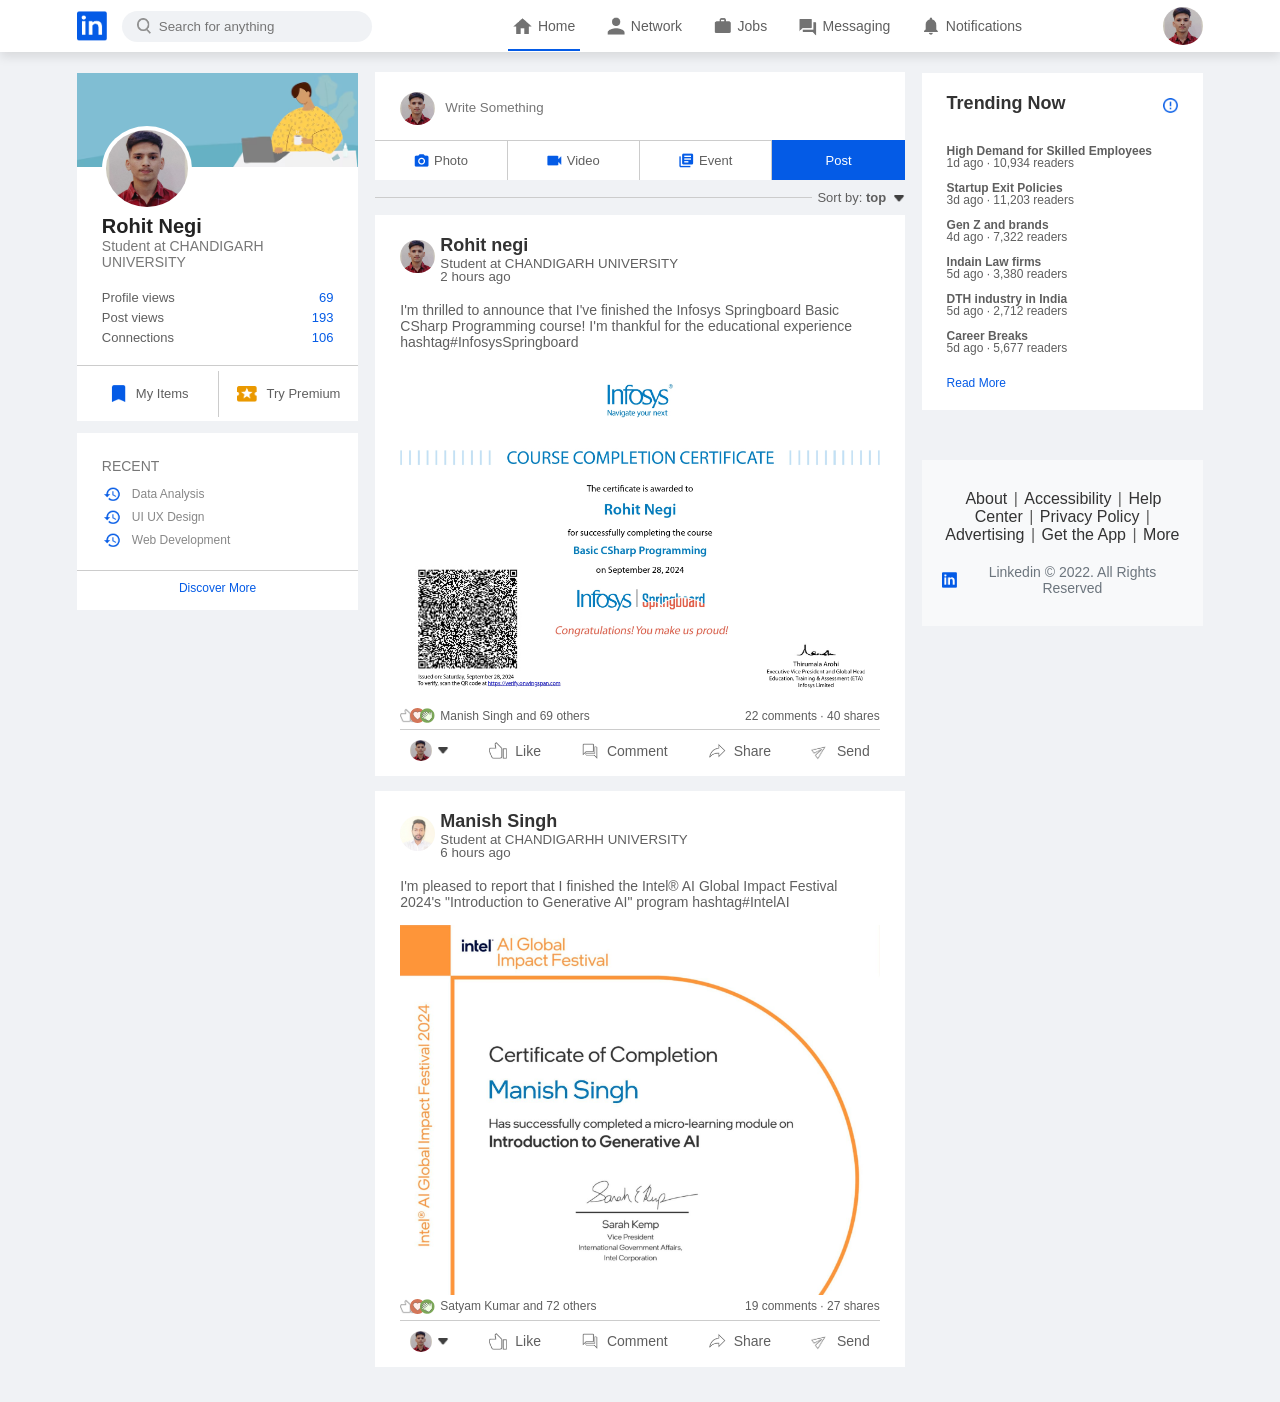
<file: index.html>
<!DOCTYPE html>
<html lang="en">
<head>
    <meta charset="UTF-8">
    <meta name="viewport" content="width=device-width, initial-scale=1.0">
    <title>Linkedin</title>
    <link rel="stylesheet" href="style.css">
</head>
<body>

<nav class="navbar">
    <div class="navbar-left">
        <a href="index.html" class="logo"><img src="images/logo.png" alt="logo"></a>
        <div class="search-box">
            <img src="images/search.png">
            <input type="text" placeholder="Search for anything">
        </div>
    </div>
    <div class="navbar-center">
        <ul>
            <li><a href="#" class="active-link"><img src="images/home.png"> Home</a></li>
            <li><a href="#"><img src="images/network.png">Network</a></li>
            <li><a href="#"><img src="images/jobs.png"> Jobs</a></li>
            <li><a href="#"><img src="images/message.png"> Messaging</a></li>
            <li><a href="#"><img src="images/notification.png"> Notifications</a></li>
        </ul>
    </div>
    <div class="navbar-right">
        <img src="images/Photograph.jpg"
                 class="nav-profile-img" onclick="toggleMenu()">
    </div>
    <div class="profile-menu-wrap" id="profileMenu">
        <div class="profile-menu">
            <div class="user-info">
                <img src="images/Photograph.jpg">
                <div>
                    <h3>Rohit Negi</h3>
                    <a href="https://www.linkedin.com/in/rohit-negi-287a0b30b/" target="_blank">
                  
                  
                        See your profile</a>
                </div>
            </div>
            <hr>
            <a href="#" class="profile-menu-link"><img src="images/feedback.png"> Give Feedback</a>
            <a href="#" class="profile-menu-link"><img src="images/setting.png"> Settings & Privacy</a>
            <a href="#" class="profile-menu-link"><img src="images/help.png"> Help & Support</a>
            <a href="#" class="profile-menu-link"><img src="images/display.png"> Display & Accessibility</a>
            <a href="login.html" class="profile-menu-link"><img src="images/logout.png"> Logout</a>
        </div>
    </div>
</nav>

<div class="container">
    <div class="left-sidebar"> 
        <div class="sidebar-profile-box">
            <img src="images/linkdinCover.avif" width="100%">
            <div class="sidebar-profile-info">
                <img src="images/Photograph.jpg">
                <h1>Rohit Negi</h1>
                <h3>Student at CHANDIGARH UNIVERSITY</h3>
                <ul>
                    <li> Profile views <span>69</span></li>
                    <li> Post views <span>193</span></li>
                    <li> Connections <span>106</span></li>
                </ul>
            </div>
            <div class="sidebar-profile-link">
                <a href="#"><img src="images/items.png">My Items</a>
                <a href="#"><img src="images/premium.png">Try Premium</a>
            </div>
        </div>

        <div class="sidebar-activity" id="sidebarActivity">
            <h3>RECENT</h3>
            <a href="#"><img src="images/recent.png">Data Analysis</a>
            <a href="#"><img src="images/recent.png">UI UX Design</a>
            <a href="#"><img src="images/recent.png">Web Development</a>
            <div class="discover-more-link"><a href="#">Discover More</a></div>
        </div>

    </div>

    <div class="main-content"> 
        <div class="create-post">
            <div class="create-post-input">
                <img src="images/Photograph.jpg">
                <textarea rows="2" placeholder="Write Something"></textarea>
            </div>
            <div class="create-post-links">
                <li><img src="images/photo.png">Photo</li>
                <li><img src="images/video.png">Video</li>
                <li><img src="images/event.png">Event</li>
                <li>Post</li>
            </div>
        </div>
        <div class="sort-by"><hr><p>Sort by: <span>top <img src="images/down-arrow.png"></span ></p></div>

        <div class="post">
            <div class="post-author">
                <img src="images/Photograph.jpg">
                <div>
                    <h1>Rohit negi</h1>
                    <small>Student at CHANDIGARH UNIVERSITY</small>
                    <small>2 hours ago</small>
                </div>
            </div>
            <p>I'm thrilled to announce that I've finished the Infosys Springboard Basic CSharp Programming course! 
                I'm thankful for the educational experience hashtag#InfosysSpringboard</p>
            <img src="images/C-Sharp.jpg"
             width="100%">

            <div class="post-stats">
                <div>
                    <img src="images/thumbsup.png">
                    <img src="images/love.png">
                    <img src="images/clap.png">
                    <span class="liked-users"> Manish Singh and 69 others</span>
                </div>
                <div>
                    <span>22 comments &middot; 40 shares</span>
                </div>
            </div>
            <div class="post-activity">
                <div>
                    <img src="images/Photograph.jpg"
                            class="post-activity-user-icon">
                    <img src="images/down-arrow.png" class="post-activity-arrow-icon">
                </div>
                <div class="post-activity-link">
                    <img src="images/like.png">
                    <span>Like</span>
                </div>
                <div class="post-activity-link">
                    <img src="images/comment.png">
                    <span>Comment</span>
                </div>
                <div class="post-activity-link">
                    <img src="images/share.png">
                    <span>Share</span>
                </div>
                <div class="post-activity-link">
                    <img src="images/send.png">
                    <span>Send</span>
                </div>
            </div>
        </div>

        <div class="post">
            <div class="post-author">
                <img src="images/manish.jpg">
                <div>
                    <h1>Manish Singh</h1>
                    <small>Student at CHANDIGARHH UNIVERSITY</small>
                    <small>6 hours ago</small>
                </div>
            </div>
            <p>I'm pleased to report that I finished the Intel® AI Global Impact Festival 2024's 
                "Introduction to Generative AI" program hashtag#IntelAI</p>
            <img src="images/manishAICert..jpg"
              width="100%">

            <div class="post-stats">
                <div>
                    <img src="images/thumbsup.png">
                    <img src="images/love.png">
                    <img src="images/clap.png">
                    <span class="liked-users">Satyam Kumar and 72 others</span>
                </div>
                <div>
                    <span>19 comments &middot; 27 shares</span>
                </div>
            </div>
            <div class="post-activity">
                <div>
                    <img src="images/Photograph.jpg"
                      class="post-activity-user-icon">
                    <img src="images/down-arrow.png" class="post-activity-arrow-icon">
                </div>
                <div class="post-activity-link">
                    <img src="images/like.png">
                    <span>Like</span>
                </div>
                <div class="post-activity-link">
                    <img src="images/comment.png">
                    <span>Comment</span>
                </div>
                <div class="post-activity-link">
                    <img src="images/share.png">
                    <span>Share</span>
                </div>
                <div class="post-activity-link">
                    <img src="images/send.png">
                    <span>Send</span>
                </div>
            </div>
        </div>


    </div>

    <div class="right-sidebar">
        <div class="sidebar-news">
            <img src="images/more.png" class="info-icon">
            <h3>Trending Now </h3>
            <a href="#">High Demand for Skilled Employees</a>
            <span>1d ago &middot; 10,934 readers</span>
            <a href="#">Startup Exit Policies</a>
            <span>3d ago &middot; 11,203 readers</span>
            <a href="#">Gen Z and brands</a>
            <span>4d ago &middot; 7,322 readers</span>
            <a href="#">Indain Law firms</a>
            <span>5d ago &middot; 3,380 readers</span>
            <a href="#">DTH industry in India</a>
            <span>5d ago &middot; 2,712 readers</span>
            <a href="#">Career Breaks</a>
            <span>5d ago &middot; 5,677 readers</span>

            <a href="#" class="read-more-link">Read More</a>
        </div>

        <div class="sidebar-useful-links">
            <a href="#">About</a> |
            <a href="#">Accessibility</a> |
            <a href="#">Help Center</a> |
            <a href="#">Privacy Policy</a> |
            <a href="#">Advertising</a> |
            <a href="#">Get the App</a> |
            <a href="#">More</a>
        
            <div class="copyright-msg">
                <img src="images/logo.png" width="15px">
                <span>Linkedin &#169; 2022. All Rights Reserved</span>
            </div>
        </div>
        
    </div>
</div>

<script>
    let profileMenu = document.getElementById("profileMenu");
    let sideActivity = document.getElementById("sidebarActivity");
    let moreLink = document.getElementById("showMoreLink");

    function toggleMenu(){
        profileMenu.classList.toggle("open-menu");
    }

    function toggleActivity(){
        sideActivity.classList.toggle("open-activity");
        if (sideActivity.classList.contains("open-activity")) {
            moreLink.innerHTML="Show less <b>-</b>";
        }
        else{
            moreLink.innerHTML="Show More <b>+</b>";
        }
    }

const postButton = document.querySelector('.create-post-links li:last-child');
const postInput = document.querySelector('.create-post-input textarea');

postButton.addEventListener('click', function() {
    const newPost = document.createElement('div');
    newPost.className = 'post';
    newPost.innerHTML = `<div class="post-author">
            <img src="images/Photograph.jpg">
            <div>
                <h1>Rohit Negi</h1>
                <small>Student at CHANDIGARH UNIVERSITY</small>
                <small>Just now</small>
            </div>
        </div>
        <p>${postInput.value}</p>
        <div class="post-stats">
            <div>
                <span>No likes yet</span>
            </div>
            <div>
                <span>No comments yet</span>
            </div>
        </div>`;

    const createPostDiv = document.querySelector('.create-post');
    createPostDiv.insertAdjacentElement('afterend', newPost);

    postInput.value = '';
});

</script>
</body>
</html>
</file>
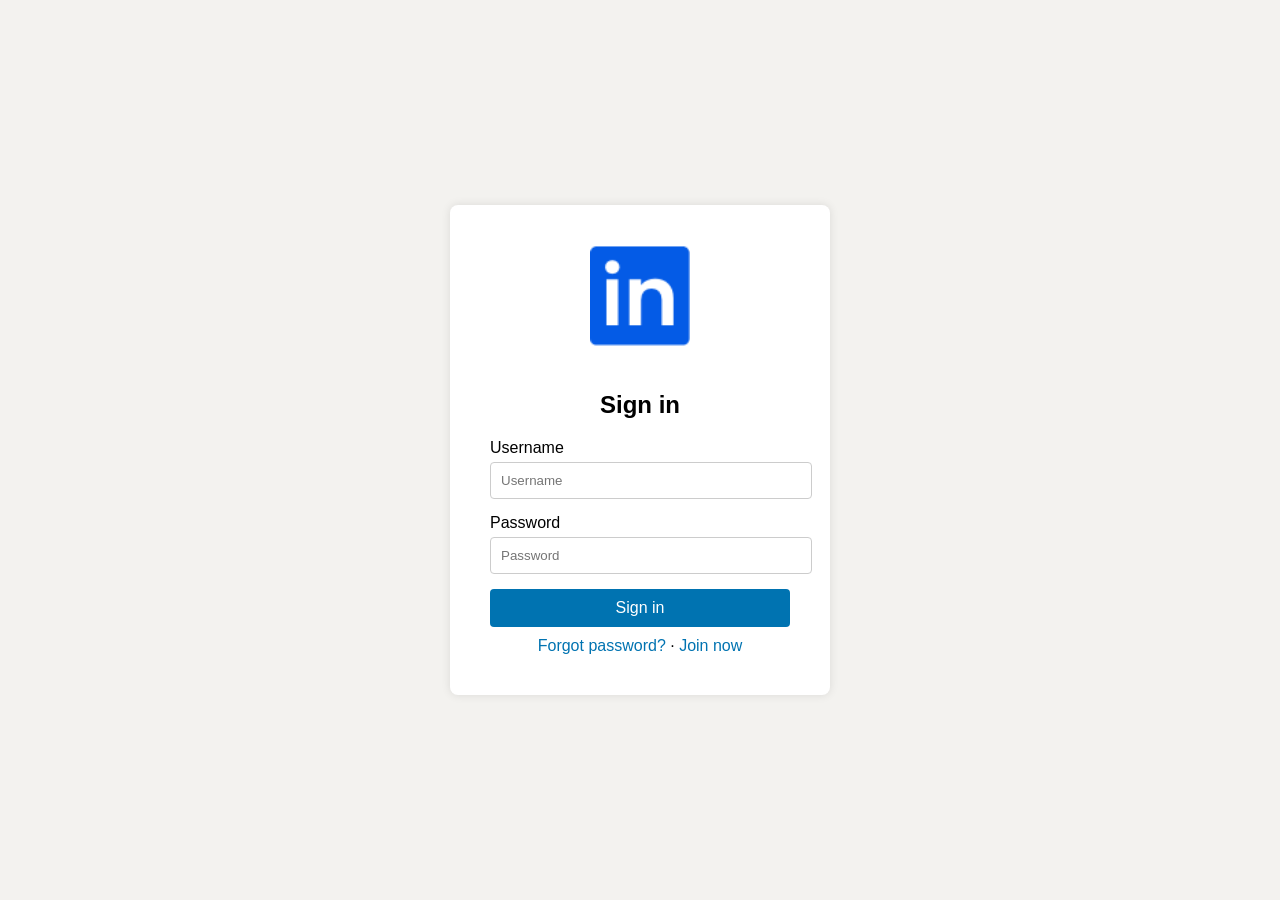
<file: login.html>
<!DOCTYPE html>
<html lang="en">
<head>
    <meta charset="UTF-8">
    <meta name="viewport" content="width=device-width, initial-scale=1.0">
    <title>Linkedin Login</title>
<style>
    body {
        font-family: Arial, sans-serif;
        background-color: #f3f2ef;
        display: flex;
        justify-content: center;
        align-items: center;
        height: 100vh;
        margin: 0;
    }
    
    .login-container {
        background: white;
        padding: 40px;
        border-radius: 8px;
        box-shadow: 0 0 10px rgba(0, 0, 0, 0.1);
        width: 300px;
        text-align: center;
    }
    
    .logo img {
        width: 100px;
        margin-bottom: 20px;
    }
    
    h2 {
        margin-bottom: 20px;
    }
    
    .input-group {
        margin-bottom: 15px;
        text-align: left;
    }
    
    label {
        display: block;
        margin-bottom: 5px;
    }
    
    input[type="text"],
    input[type="password"] {
        width: 100%;
        padding: 10px;
        border: 1px solid #ccc;
        border-radius: 4px;
    }
    
    .login-button {
        width: 100%;
        padding: 10px;
        background-color: #0073b1;
        color: white;
        border: none;
        border-radius: 4px;
        cursor: pointer;
        font-size: 16px;
    }
    
    .login-button:hover {
        background-color: #005582;
    }
    
    .links {
        margin-top: 10px;
    }
    
    .links a {
        color: #0073b1;
        text-decoration: none;
    }
    
    .links a:hover {
        text-decoration: underline;
    }
    
</style>
</head>
<body>
    <div class="login-container">
        <div class="logo">
            <img src="images/logo.png" alt="LinkedIn Logo">
        </div>
        <form class="login-form" id="loginForm" onsubmit="return validateLogin(event)">
            <h2>Sign in</h2>
            <div class="input-group">
                <label for="username">Username</label>
                <input type="text" id="username" placeholder="Username" required>
            </div>
            <div class="input-group">
                <label for="password">Password</label>
                <input type="password" id="password" placeholder="Password" required>
            </div>
            <button type="submit" class="login-button">Sign in</button>
            <div class="links">
                <a href="#">Forgot password?</a>
                <span> · </span>
                <a href="#">Join now</a>
            </div>
        </form>
    </div>

    <script>
        function validateLogin(event) {
            event.preventDefault();
            
            const username = document.getElementById('username').value;
            const password = document.getElementById('password').value;

            if (username === 'Rohit Negi' && password === 'Rohit@123') {
                window.location.href = 'index.html'; 
            } else {
                alert('Wrong username or password!');
            }
        }
    </script>
</body>
</html>
</file>
<file: style.css>
* {
    margin: 0;
    padding: 0;
    font-family: 'Poppins', sans-serif;
    box-sizing: border-box;
}
body {
    background-color: #f0f2f5;
    color: #5f5f5f;
}
a {
    text-decoration: none;
    color: #5f5f5f;
}
.navbar {
    display: flex;
    align-items: center;
    justify-content: space-between;
    background: #fff;
    padding: 6px 6%;
    position: sticky;
    top: 0;
    z-index: 100;
    box-shadow: 0 5px 10px rgba(0, 0, 0, 0.1);
}
.logo img {
    width: 30px;
    margin-right: 15px;
    display: block;
}
.navbar-center ul li {
    display: inline-block;
    list-style: none;
}
.navbar-center ul li a {
    display: flex;
    align-items: center;
    font-size: 14px;
    margin: 5px 8px;
    padding-right: 5px;
    position: relative;
}
.navbar-center ul li a img {
    width: 30px;
}
.navbar-center ul li a::after {
    content: '';
    width: 0;
    height: 2px;
    background: #045be6;
    position: absolute;
    bottom: -10px;
    transition: width 0.3s;
}
.navbar-center ul li a:hover::after,
.navbar-center ul li a.active-link::after {
    width: 100%;
}
.nav-profile-img {
    width: 40px;
    border-radius: 50%;
    display: block;
    cursor: pointer;
}
.search-box {
    background: #f0f2f5;
    width: 250px;
    border-radius: 20px;
    display: flex;
    align-items: center;
    padding: 0px 15px;
}
.navbar-left {
    display: flex;
    align-items: center;
}
.search-box img {
    width: 14px;
}
.search-box input {
    width: 100%;
    background: transparent;
    padding: 8px;
    outline: none;
    border: none;
}
.container {
    display: flex;
    padding: 20px 6%;
    flex-wrap: wrap;
    justify-content: space-between;
}
.left-sidebar {
    flex-basis: 25%;
    align-self: flex-start;
    position: sticky;
    top: 73px;
}
.sidebar-profile-box {
    background: #fff;
}
.sidebar-profile-info {
    padding: 0 25px;
}
.sidebar-profile-info img {
    width: 90px;
    border-radius: 50%;
    background: #fff;
    padding: 4px;
    margin-top: -45px;
}
.sidebar-profile-info h1 {
    font-size: 20px;
    font-weight: 600;
    color: #222;
}
.sidebar-profile-info h3 {
    font-size: 14px;
    font-weight: 500;
    color: #777;
}
.sidebar-profile-info ul {
    list-style: none;
    margin: 20px 0;
}
.sidebar-profile-info ul li {
    width: 100%;
    margin: 5px 0;
    font-size: 13px;
}
.sidebar-profile-info ul li span {
    float: right;
    color: #045be6;
}
.sidebar-profile-link {
    display: flex;
    align-items: center;
    border-top: 1px solid #ccc;
}
.sidebar-profile-link a {
    flex-basis: 50%;
    display: flex;
    align-items: center;
    justify-content: center;
    padding: 15px 0;
    font-size: 13px;
    border-left: 1px solid #ccc;
}
.sidebar-profile-link a:first-child {
    border-left: 0;
}
.sidebar-profile-link a img {
    width: 20px;
    margin-right: 10px;
}
.sidebar-activity {
    background: #fff;
    padding: 5px 25px;
    margin: 12px 0;
}
.sidebar-activity h3 {
    color: #777;
    font-size: 14px;
    font-weight: 500;
    margin: 20px 0 10px;
}
.sidebar-activity a {
    display: flex;
    align-items: center;
    font-size: 12px;
    font-weight: 500;
    color: #888;
    margin: 3px 0;
}
.sidebar-activity a img {
    width: 20px;
    margin-right: 10px;
}
.discover-more-link {
    border-top: 1px solid #ccc;
    text-align: center;
    margin-top: 20px;
    margin-left: -25px;
    margin-right: -25px;
}
.discover-more-link a {
    color: #045be6;
    display: inline-block;
    margin: 10px 0;
}
.right-sidebar {
    flex-basis: 25%;
    align-self: flex-start;
    position: sticky;
    top: 73px;
}
.sidebar-news {
    background: #fff;
    padding: 10px 25px;
}
.info-icon {
    width: 15px;
    float: right;
    margin-top: 15px;
}
.sidebar-news h3 {
    font-size: 18px;
    font-weight: 600;
    color: #333;
    margin: 10px 0 30px;
}
.sidebar-news a {
    display: block;
    font-size: 12px;
    font-weight: 600;
    margin-top: 10px;
    margin-bottom: -5px;
}
.sidebar-news span {
    font-size: 12px;
}
.sidebar-news .read-more-link {
    color: #045be6;
    font-weight: 500;
    margin: 20px 0 10px;
}
.main-content {
    flex-basis: 47%;
}
.create-post {
    background: #fff;
}
.create-post-input {
    padding: 20px 25px 10px;
    display: flex;
    align-items: flex-start;
}
.create-post-input img {
    width: 35px;
    border-radius: 50%;
    margin-right: 10px;
}
.create-post-input textarea {
    width: 100%;
    border: 0;
    outline: 0;
    resize: none;
    background: transparent;
    margin-top: 8px;
}
::placeholder {
    font-weight: 500;
}
.create-post-links {
    display: flex;
    align-items: flex-start;
}
.create-post-links li {
    list-style: none;
    border-top: 1px solid #ccc;
    border-right: 1px solid #ccc;
    flex-basis: 25%;
    height: 40px;
    font-size: 13px;
    display: flex;
    align-items: center;
    justify-content: center;
    cursor: pointer;
}
.create-post-links li img {
    width: 15px;
    margin-right: 5px;
}
.create-post-links li:last-child {
    background: #045be6;
    color: #fff;
    border-top: 0;
    border-right: 0;
}
.sort-by {
    display: flex;
    align-items: center;
    margin: 10px 0;
}
.sort-by hr {
    flex: 1;
    border: 0;
    height: 1px;
    background: #ccc;
}
.sort-by p {
    font-size: 13px;
    padding-left: 5px;
}
.sort-by p span {
    font-weight: 600;
    cursor: pointer;
}
.sort-by p span img {
    width: 12px;
    margin-left: 3px;
}
.post {
    background: #fff;
    padding: 20px 25px 5px;
    margin: 5px 0 15px;
}
.post-author {
    display: flex;
    align-items: flex-start;
    margin-bottom: 20px;
}
.post-author img {
    width: 35px;
    border-radius: 100px;
    margin-top: 5px;
    margin-right: 5px;
}
.post-author h1 {
    font-size: 18px;
    font-weight: 600;
    color: #333;
}
.post-author small {
    display: block;
    margin-bottom: -2px;
}
.post p {
    font-size: 14px;
    margin-bottom: 15px;
}
.post-stats {
    display: flex;
    flex-wrap: wrap;
    align-items: center;
    justify-content: space-between;
    font-size: 12px;
    border-bottom: 1px solid #ccc;
    padding-bottom: 6px;
}
.post-stats div {
    display: flex;
    align-items: center;
}
.post-stats img {
    width: 15px;
    margin-right: -5px;
}
.liked-users {
    margin-left: 10px;
}
.post-activity {
    display: flex;
    align-items: center;
    justify-content: space-between;
    padding: 10px;
    font-size: 14px;
    font-weight: 500;
}
.post-activity div {
    display: flex;
    align-items: center;
}
.post-activity-user-icon {
    width: 22px;
    border-radius: 50%;
}
.post-activity-arrow-icon {
    width: 12px;
    margin-left: 5px;
}
.post-activity-link img {
    width: 18px;
    margin-right: 8px;
}
.profile-menu-wrap {
    position: absolute;
    top: 100%;
    right: 5%;
    width: 320px;
    max-height: 0;
    overflow: hidden;
    transition: max-height 0.5s;
}
.profile-menu-wrap.open-menu {
    max-height: 400px;
}
.profile-menu {
    background: #545353;
    color: #fff;
    padding: 20px;
    margin: 10px;
}
.user-info {
    display: flex;
    align-items: center;
}
.user-info img {
    width: 50px;
    border-radius: 50%;
    margin-right: 15px;
}
.user-info h3 {
    font-weight: 500;
    margin-bottom: 0;
}
.user-info a {
    color: #c9dbf8;
    font-size: 13px;
}
.profile-menu hr {
    border: 0;
    height: 1px;
    width: 100%;
    background: #fff;
    margin: 15px 0 10px;
}
.profile-menu-link {
    display: flex;
    align-items: center;
    color: #fff;
    margin: 12px 0;
    font-size: 14px;
}
.profile-menu-link p {
    width: 100%;
}
.profile-menu-link img {
    width: 35px;
    border-radius: 50%;
    margin-right: 15px;
}
.profile-menu-link span {
    font-size: 10px;
}
#showMoreLink {
    display: none;
}

@media only screen and (max-width: 600px) {
    .search-box {
        background: transparent;
        width: auto;
        padding: 0;
    }
    .search-box input {
        width: 0;
        padding: 0;
    }
    .navbar-center ul li a span {
        display: none;
    }
    .navbar-center ul li a {
        padding-right: 0;
        margin: 5px;
    }
    .nav-profile-img {
        width: 30px;
    }
    .container {
        padding: 15px 3%;
    }
    .left-sidebar, .right-sidebar {
        flex-basis: 100%;
        position: relative;
        top: unset;
    }
    .main-content {
        flex-basis: 100%;
    }
    .post-stats div {
        margin: 2px 0;
    }
    .post-activity-link span {
        display: none;
    }
    .post-activity-link img {
        margin-right: 0;
    }
    #showMoreLink {
        display: block;
        width: fit-content;
        margin: 10px auto;
        font-size: 14px;
        cursor: pointer;
    }
    .sidebar-activity {
        display: none;
    }
    .sidebar-activity.open-activity {
        display: block;
    }
}

.sidebar-useful-links {
    background-color: #f8f9fa; 
    padding: 30px 20px; 
    text-align: center; 
    margin-top: 50px; 
  }

  .sidebar-useful-links a {
    color: #333; 
    text-decoration: none; 
    margin: 0 2px; 
  }

  .sidebar-useful-links a:hover {
    text-decoration: underline;
  }

  .copyright-msg {
    font-size: 14px;
    color: #6c757d; 
    margin-top: 20px; 
    display: flex;  
    align-items: center; 
    justify-content: center; 
  }

  .copyright-msg img {
    margin-right: 5px; 
    vertical-align:middle;
 }
</file>
